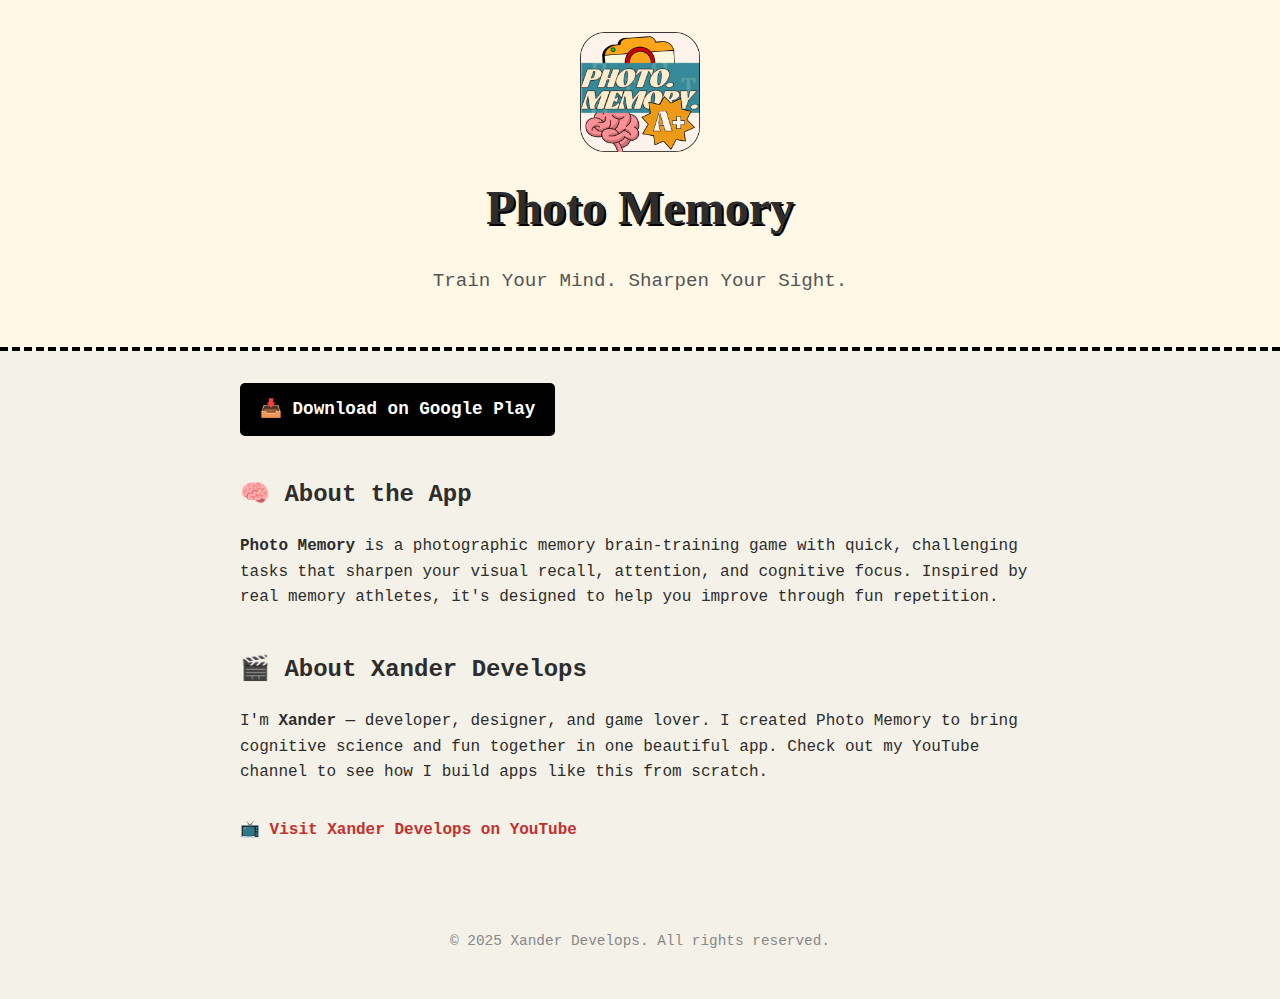
<file: index.html>
<!DOCTYPE html>
<html lang="en">
<head>
  <meta charset="UTF-8" />
  <meta name="viewport" content="width=device-width, initial-scale=1.0"/>
  <title>Photo Memory — Brain Training App</title>
  <link rel="stylesheet" href="assets/style.css" />
</head>
<body>
  <header>
    <img src="assets/logo.png" alt="Photo Memory Logo" class="logo"/>
    <h1>Photo Memory</h1>
    <p class="tagline">Train Your Mind. Sharpen Your Sight.</p>
  </header>

  <main>
    <section class="download">
      <a href="https://play.google.com/store/apps/details?id=com.XanderDevelops.PhotographicMemory" class="download-btn">📥 Download on Google Play</a>
    </section>

    <section class="about-app">
      <h2>🧠 About the App</h2>
      <p><strong>Photo Memory</strong> is a photographic memory brain-training game with quick, challenging tasks that sharpen your visual recall, attention, and cognitive focus. Inspired by real memory athletes, it's designed to help you improve through fun repetition.</p>
    </section>

    <section class="about-dev">
      <h2>🎬 About Xander Develops</h2>
      <p>I'm <strong>Xander</strong> — developer, designer, and game lover. I created Photo Memory to bring cognitive science and fun together in one beautiful app. Check out my YouTube channel to see how I build apps like this from scratch.</p>
      <a href="https://www.youtube.com/@XanderDevelops" class="youtube-link">📺 Visit Xander Develops on YouTube</a>
    </section>
  </main>

  <footer>
    <p>&copy; 2025 Xander Develops. All rights reserved.</p>
  </footer>
</body>
</html>
</file>
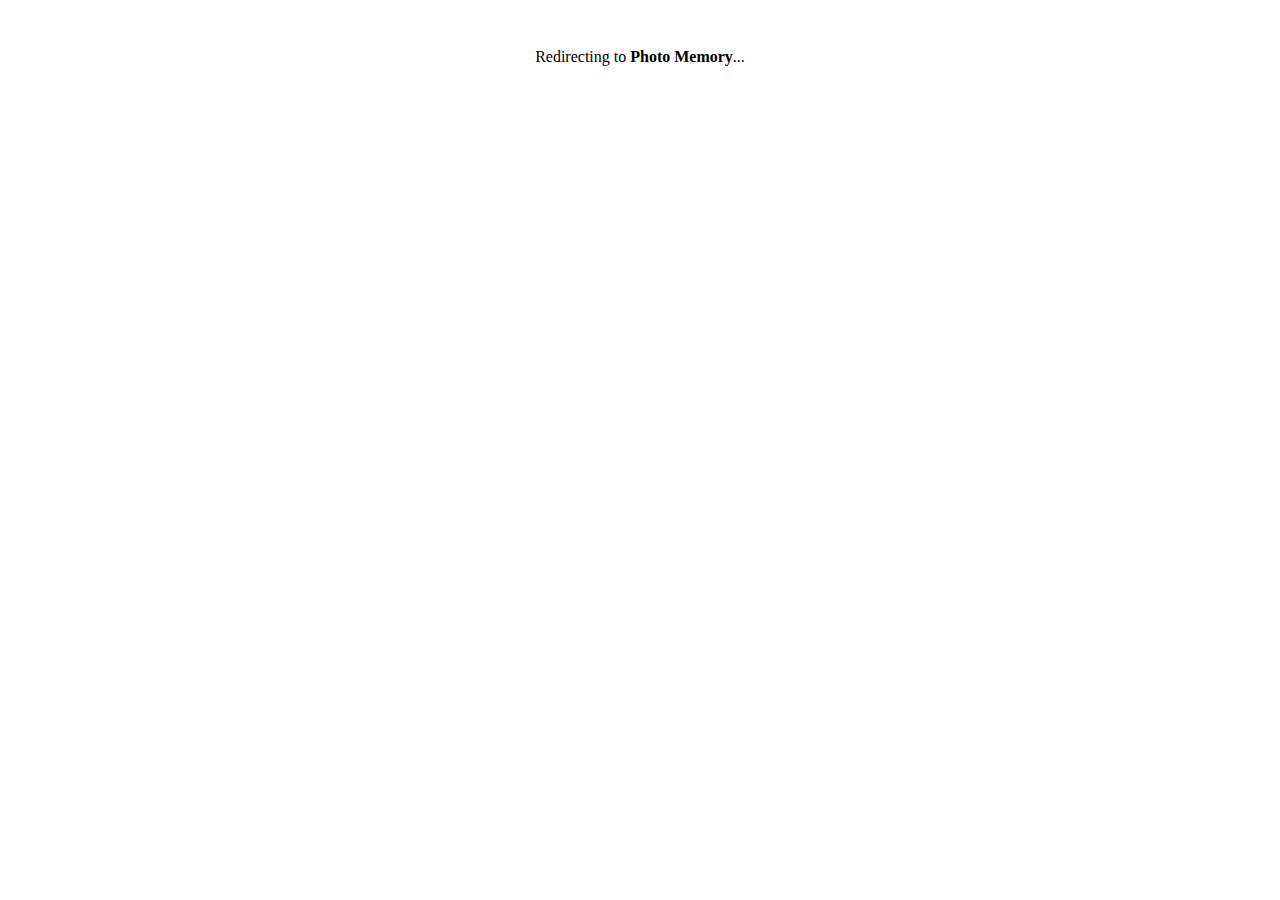
<file: verify.html>
<!DOCTYPE html>
<html lang="en">
<head>
  <meta charset="UTF-8" />
  <meta name="viewport" content="width=device-width, initial-scale=1.0"/>
  <title>Redirecting to Photo Memory...</title>
  <script>
    (function () {
      const userAgent = navigator.userAgent || navigator.vendor || window.opera;
      const isAndroid = /android/i.test(userAgent);
      const isIOS = /iPad|iPhone|iPod/.test(ua) ||
            (navigator.platform === 'MacIntel' && navigator.maxTouchPoints > 1); // iPadOS fix

      if (isAndroid) {
        window.location.href = "intent://photo-memory#Intent;scheme=app;package=com.XanderDevelops.PhotographicMemory;end;";
      } else if (isIOS) {
        window.location.href = "Photo Memory://";
        setTimeout(() => {
          window.location.href = "https://apps.apple.com/mw/app/photographic-memory-mind-test/id6578423386";
        }, 2500);
      } else {
        window.location.href = "https://photo-memory-eta.vercel.app/";
      }
    })();
  </script>
</head>
<body>
  <p style="text-align:center; margin-top: 3rem;">Redirecting to <strong>Photo Memory</strong>...</p>
</body>
</html>
</file>
<file: assets/style.css>
body {
  background: #f4f1e8;
  color: #2d2d2d;
  font-family: 'Courier New', Courier, monospace;
  line-height: 1.6;
  margin: 0;
  padding: 0;
}

header {
  text-align: center;
  padding: 2rem 1rem;
  background: #fff8e6;
  border-bottom: 4px dashed #000;
}

.logo {
  width: 120px;
  height: auto;
}

h1 {
  font-size: 3rem;
  margin: 0.5rem 0;
  font-family: 'Luckiest Guy', cursive;
  text-shadow: 2px 2px 0 #000;
}

.tagline {
  font-size: 1.2rem;
  color: #555;
}

main {
  max-width: 800px;
  margin: 2rem auto;
  padding: 0 1rem;
}

section {
  margin-bottom: 2.5rem;
}

.download-btn {
  display: inline-block;
  background: #000;
  color: #fff;
  padding: 0.75rem 1.25rem;
  text-decoration: none;
  font-weight: bold;
  font-size: 1.1rem;
  border-radius: 5px;
  transition: background 0.2s ease;
}

.download-btn:hover {
  background: #333;
}

.store-buttons {
  display: flex;
  gap: 1rem;
  justify-content: center;
  margin: 2rem 0;
  flex-wrap: wrap;
}

.store-btn {
  background: #000;
  color: #fff;
  padding: 0.75rem 1.25rem;
  font-size: 1.1rem;
  border-radius: 5px;
  text-decoration: none;
  font-weight: bold;
  min-width: 150px;
  text-align: center;
  transition: background 0.2s ease;
}

.store-btn:hover {
  background: #333;
}

.youtube-link {
  display: inline-block;
  margin-top: 1rem;
  color: #c4302b;
  font-weight: bold;
  text-decoration: none;
}

footer {
  text-align: center;
  font-size: 0.9rem;
  color: #888;
  padding: 2rem 1rem;
}

/* Verification page */
.verify-page {
  display: flex;
  align-items: center;
  justify-content: center;
  height: 100vh;
  background: #fffdf5;
}

.verify-box {
  text-align: center;
  border: 4px double #000;
  padding: 2rem;
  background: #fff8e6;
}

.back-btn {
  display: inline-block;
  margin-top: 1.5rem;
  padding: 0.75rem 1.25rem;
  background: #000;
  color: #fff;
  text-decoration: none;
  font-weight: bold;
}
</file>
